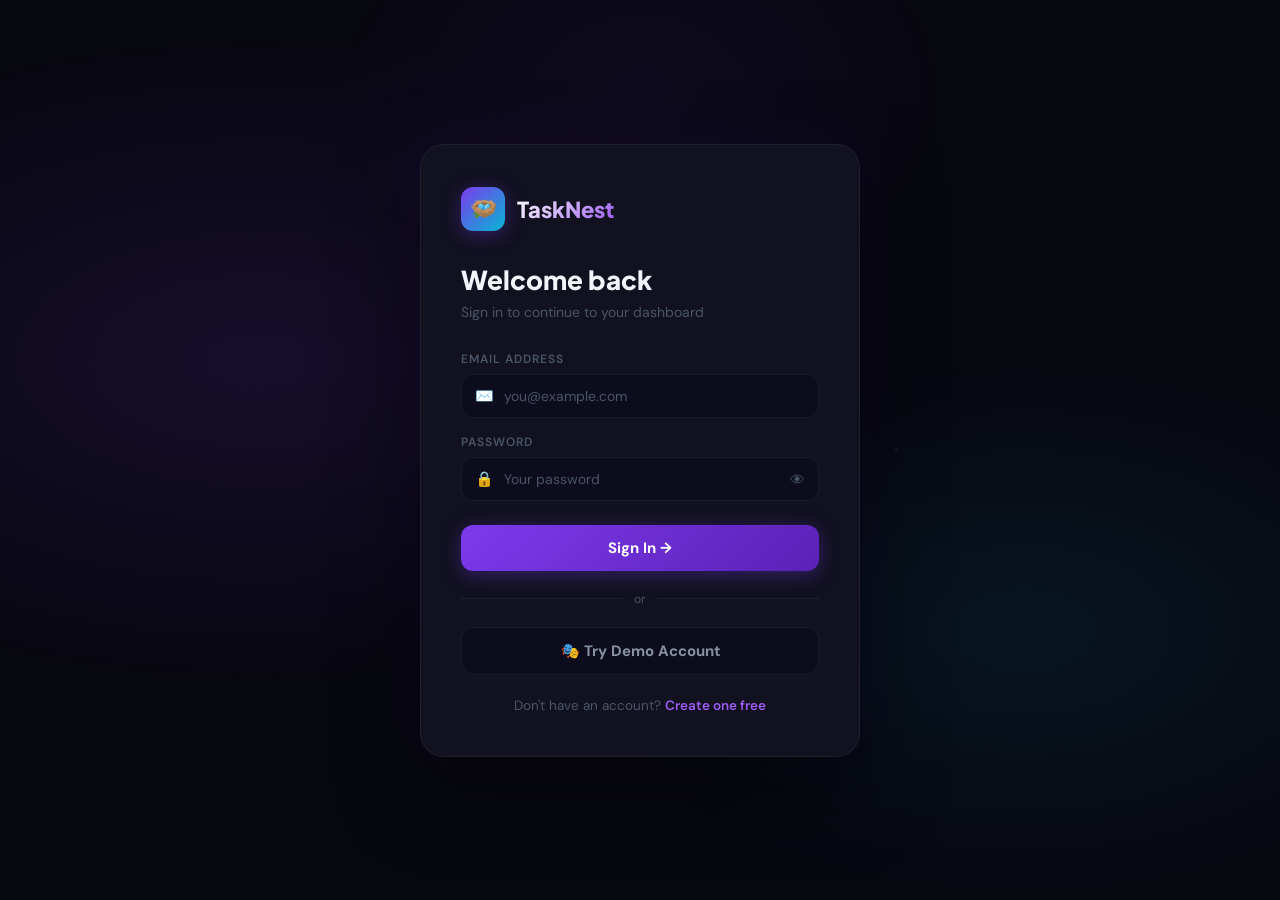
<file: login.html>
<!DOCTYPE html>
<html lang="en">
<head>
  <meta charset="UTF-8" />
  <meta name="viewport" content="width=device-width, initial-scale=1.0" />
  <title>TaskNest – Sign In</title>
  <link rel="stylesheet" href="css/auth.css" />
</head>
<body>

  <div class="auth-wrapper">
    <div class="auth-card">

      <!-- Logo -->
      <div class="auth-logo">
        <div class="auth-logo-icon">🪺</div>
        <span class="auth-logo-text">TaskNest</span>
      </div>

      <!-- Heading -->
      <h1 class="auth-title">Welcome back</h1>
      <p class="auth-subtitle">Sign in to continue to your dashboard</p>

      <!-- Email -->
      <div class="form-group">
        <label class="form-label" for="loginEmail">Email Address</label>
        <div class="input-wrap">
          <span class="input-icon">✉️</span>
          <input
            type="email"
            id="loginEmail"
            class="auth-input"
            placeholder="you@example.com"
            autocomplete="email"
          />
        </div>
        <div class="input-error" id="loginEmailError"></div>
      </div>

      <!-- Password -->
      <div class="form-group">
        <label class="form-label" for="loginPassword">Password</label>
        <div class="input-wrap">
          <span class="input-icon">🔒</span>
          <input
            type="password"
            id="loginPassword"
            class="auth-input"
            placeholder="Your password"
            autocomplete="current-password"
          />
          <button
            class="toggle-password"
            id="toggleLoginPass"
            type="button"
            onclick="togglePasswordVisibility('loginPassword', 'toggleLoginPass')"
          >👁</button>
        </div>
        <div class="input-error" id="loginPassError"></div>
      </div>

      <!-- Submit -->
      <button class="auth-btn auth-btn-primary" id="loginBtn" onclick="login()" style="margin-top:8px">
        Sign In →
      </button>

      <!-- Divider -->
      <div class="auth-divider">
        <span>or</span>
      </div>

      <!-- Demo Login -->
      <button class="auth-btn auth-btn-secondary" onclick="demoLogin()">
        🎭 Try Demo Account
      </button>

      <!-- Footer -->
      <p class="auth-footer">
        Don't have an account? <a href="signup.html">Create one free</a>
      </p>

    </div>
  </div>

  <script src="js/auth.js"></script>
  <script>
    // Demo login — creates a demo user and redirects
    function demoLogin() {
      const demo = { name: 'Demo User', email: 'demo@tasknest.app', password: 'demo123' };
      localStorage.setItem('tasknest_user', JSON.stringify(demo));
      localStorage.setItem('tasknest_logged_in', '1');

      // Seed some demo data if none exists
      if (!localStorage.getItem('tasknest_tasks')) {
        const today = new Date().toISOString().split('T')[0];
        const tomorrow = new Date(Date.now() + 86400000).toISOString().split('T')[0];
        const tasks = [
          { id: 1, text: 'Review project proposal', priority: 'High',   deadline: today,     category: 'Work',     completed: false, createdAt: new Date().toISOString() },
          { id: 2, text: 'Team standup meeting',    priority: 'Medium', deadline: today,     category: 'Work',     completed: true,  createdAt: new Date().toISOString(), completedDate: new Date().toDateString() },
          { id: 3, text: 'Buy groceries',            priority: 'Low',    deadline: tomorrow,  category: 'Personal', completed: false, createdAt: new Date().toISOString() },
          { id: 4, text: 'Read design system docs',  priority: 'Medium', deadline: tomorrow,  category: 'Learning', completed: false, createdAt: new Date().toISOString() },
          { id: 5, text: 'Submit weekly report',     priority: 'High',   deadline: today,     category: 'Work',     completed: false, createdAt: new Date().toISOString() },
        ];
        localStorage.setItem('tasknest_tasks', JSON.stringify(tasks));
      }
      if (!localStorage.getItem('tasknest_notes')) {
        const notes = [
          { id: 1, title: 'Project Ideas', content: 'Brainstorm new features for Q2. Focus on user onboarding and analytics dashboard improvements.', tags: ['work', 'ideas'], pinned: true,  createdAt: new Date().toISOString() },
          { id: 2, title: 'Reading List',  content: 'Atomic Habits, Deep Work, The Design of Everyday Things, Thinking Fast and Slow.', tags: ['books', 'learning'], pinned: false, createdAt: new Date().toISOString() },
          { id: 3, title: 'Shopping',      content: 'Milk, eggs, bread, coffee beans, avocados, pasta, olive oil.', tags: ['personal'], pinned: false, createdAt: new Date().toISOString() },
        ];
        localStorage.setItem('tasknest_notes', JSON.stringify(notes));
      }
      window.location.href = 'index.html';
    }

    // Redirect if already logged in
    if (localStorage.getItem('tasknest_logged_in')) {
      window.location.href = 'index.html';
    }
  </script>
</body>
</html>
</file>
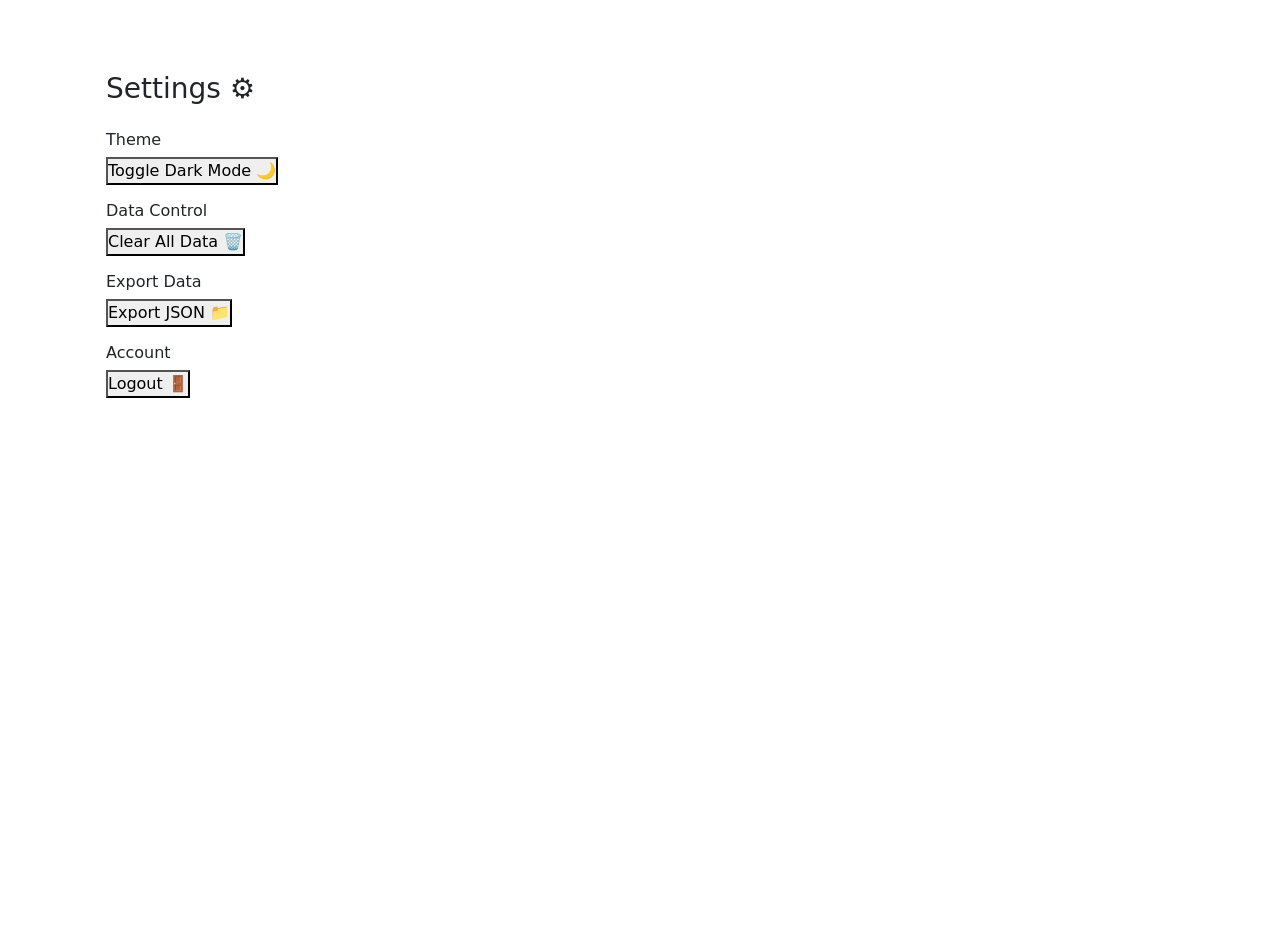
<file: settings.html>
<!DOCTYPE html>
<html lang="en">
<head>
  <meta charset="UTF-8">
  <title>TaskNest Settings</title>

  <link rel="stylesheet" href="css/dashboard.css">
  <link href="https://cdn.jsdelivr.net/npm/bootstrap@5.3.0/dist/css/bootstrap.min.css" rel="stylesheet">
</head>

<body>

<div class="container mt-5">

  <div class="neu-card p-4">

    <h3 class="mb-4">Settings ⚙️</h3>

    <!-- THEME -->
    <div class="mb-3">
      <h6>Theme</h6>
      <button class="neu-btn" onclick="toggleTheme()">Toggle Dark Mode 🌙</button>
    </div>

    <!-- CLEAR DATA -->
    <div class="mb-3">
      <h6>Data Control</h6>
      <button class="neu-btn" onclick="clearData()">Clear All Data 🗑</button>
    </div>

    <!-- EXPORT -->
    <div class="mb-3">
      <h6>Export Data</h6>
      <button class="neu-btn" onclick="exportData()">Export JSON 📁</button>
    </div>

    <!-- LOGOUT -->
    <div class="mb-3">
      <h6>Account</h6>
      <button class="neu-btn" onclick="logout()">Logout 🚪</button>
    </div>

  </div>

</div>
<div id="toastContainer" class="toast-container position-fixed bottom-0 end-0 p-3"></div>
<script src="js/settings.js"></script>
</body>
</html>
</file>
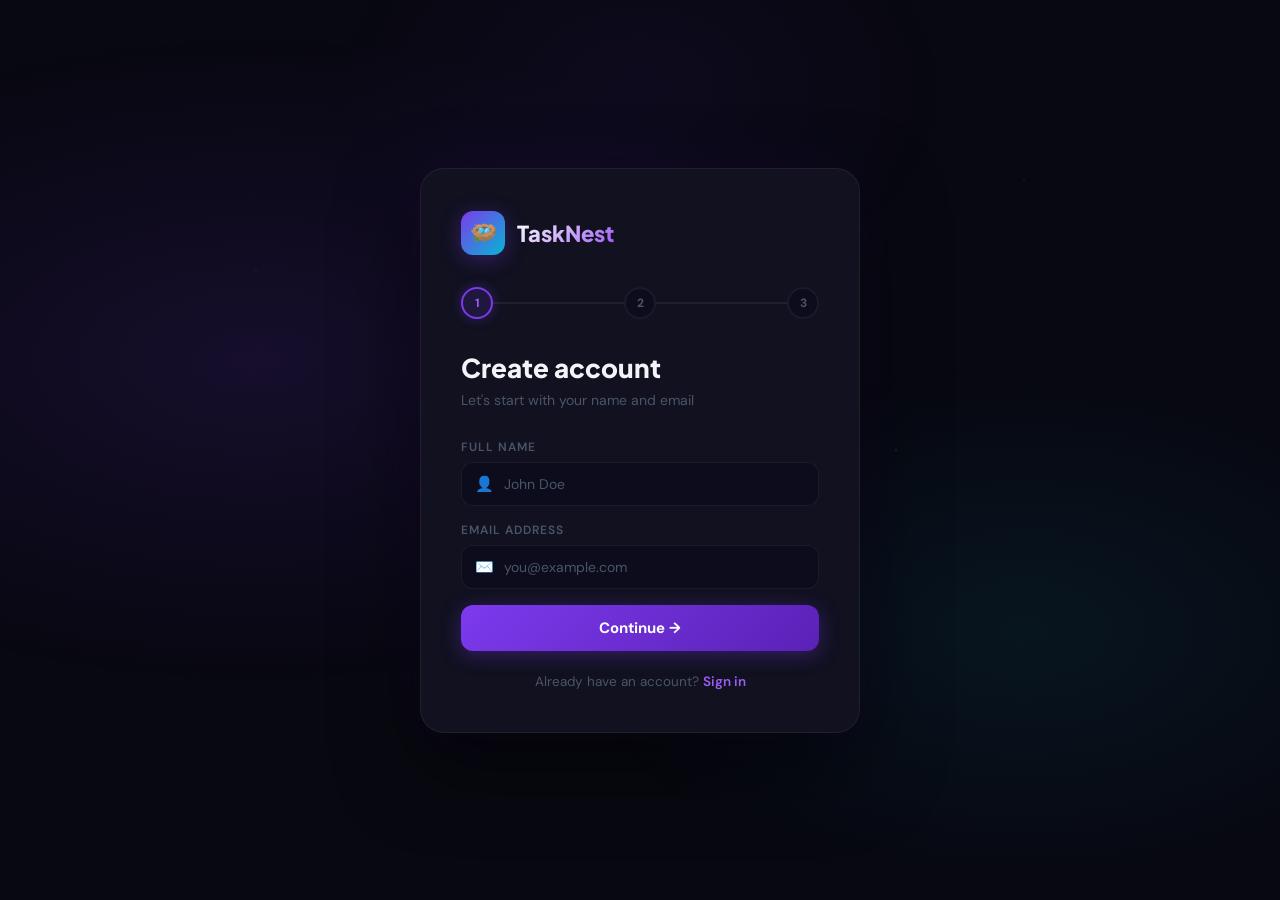
<file: signup.html>
<!DOCTYPE html>
<html lang="en">
<head>
  <meta charset="UTF-8" />
  <meta name="viewport" content="width=device-width, initial-scale=1.0" />
  <title>TaskNest – Create Account</title>
  <link rel="stylesheet" href="css/auth.css" />
</head>
<body>

  <div class="auth-wrapper">
    <div class="auth-card">

      <!-- Logo -->
      <div class="auth-logo">
        <div class="auth-logo-icon">🪺</div>
        <span class="auth-logo-text">TaskNest</span>
      </div>

      <!-- Step Progress -->
      <div class="step-progress">
        <div class="step-dot active" id="stepDot1">1</div>
        <div class="step-line" id="stepLine1"></div>
        <div class="step-dot" id="stepDot2">2</div>
        <div class="step-line" id="stepLine2"></div>
        <div class="step-dot" id="stepDot3">3</div>
      </div>

      <!-- ---- STEP 1: Identity ---- -->
      <div class="form-step active" id="step1">
        <h1 class="auth-title">Create account</h1>
        <p class="auth-subtitle">Let's start with your name and email</p>

        <div class="form-group">
          <label class="form-label" for="signupName">Full Name</label>
          <div class="input-wrap">
            <span class="input-icon">👤</span>
            <input
              type="text"
              id="signupName"
              class="auth-input"
              placeholder="John Doe"
              autocomplete="name"
            />
          </div>
          <div class="input-error" id="nameError"></div>
        </div>

        <div class="form-group">
          <label class="form-label" for="signupEmail">Email Address</label>
          <div class="input-wrap">
            <span class="input-icon">✉️</span>
            <input
              type="email"
              id="signupEmail"
              class="auth-input"
              placeholder="you@example.com"
              autocomplete="email"
            />
          </div>
          <div class="input-error" id="emailError"></div>
        </div>

        <button class="auth-btn auth-btn-primary" onclick="nextStep()">
          Continue →
        </button>
      </div>

      <!-- ---- STEP 2: Password ---- -->
      <div class="form-step" id="step2">
        <h1 class="auth-title">Set password</h1>
        <p class="auth-subtitle">Create a strong password for your account</p>

        <div class="form-group">
          <label class="form-label" for="signupPassword">Password</label>
          <div class="input-wrap">
            <span class="input-icon">🔒</span>
            <input
              type="password"
              id="signupPassword"
              class="auth-input"
              placeholder="Min. 6 characters"
              oninput="checkPasswordStrength()"
              autocomplete="new-password"
            />
            <button
              class="toggle-password"
              id="toggleSignupPass"
              type="button"
              onclick="togglePasswordVisibility('signupPassword', 'toggleSignupPass')"
            >👁</button>
          </div>
          <div class="strength-bar">
            <div class="strength-segment" id="seg1"></div>
            <div class="strength-segment" id="seg2"></div>
            <div class="strength-segment" id="seg3"></div>
          </div>
          <div class="strength-label" id="strengthLabel"></div>
          <div class="input-error" id="passError"></div>
        </div>

        <div class="form-group">
          <label class="form-label" for="signupConfirm">Confirm Password</label>
          <div class="input-wrap">
            <span class="input-icon">🔑</span>
            <input
              type="password"
              id="signupConfirm"
              class="auth-input"
              placeholder="Repeat your password"
              autocomplete="new-password"
            />
          </div>
          <div class="input-error" id="confirmError"></div>
        </div>

        <div class="auth-btn-row">
          <button class="auth-btn auth-btn-secondary" onclick="prevStep()">← Back</button>
          <button class="auth-btn auth-btn-primary"   onclick="nextStep()">Continue →</button>
        </div>
      </div>

      <!-- ---- STEP 3: Review ---- -->
      <div class="form-step" id="step3">
        <h1 class="auth-title">Look good?</h1>
        <p class="auth-subtitle">Review your details before creating your account</p>

        <div class="review-box" id="reviewBox">
          <!-- Populated by JS -->
        </div>

        <div class="auth-btn-row">
          <button class="auth-btn auth-btn-secondary" onclick="prevStep()">← Edit</button>
          <button class="auth-btn auth-btn-primary"   onclick="submitForm()">Create Account 🎉</button>
        </div>
      </div>

      <!-- Footer -->
      <p class="auth-footer">
        Already have an account? <a href="login.html">Sign in</a>
      </p>

    </div>
  </div>

  <script src="js/auth.js"></script>
  <script>
    // Redirect if already logged in
    if (localStorage.getItem('tasknest_logged_in')) {
      window.location.href = 'index.html';
    }
  </script>
</body>
</html>
</file>
<file: css/auth.css>
/* ============================================
   TaskNest - Auth Pages CSS
   ============================================ */

@import url('https://fonts.googleapis.com/css2?family=Plus+Jakarta+Sans:wght@300;400;500;600;700;800&family=DM+Sans:wght@300;400;500;600&display=swap');

:root {
  --bg-primary:     #080811;
  --bg-secondary:   #0e0e1a;
  --bg-card:        #111120;
  --bg-input:       #0c0c1c;
  --border:         rgba(124, 58, 237, 0.25);
  --border-light:   rgba(255,255,255,0.06);
  --accent:         #7c3aed;
  --accent-light:   #9d5cf5;
  --accent-glow:    rgba(124, 58, 237, 0.35);
  --cyan:           #06b6d4;
  --emerald:        #10b981;
  --rose:           #f43f5e;
  --amber:          #f59e0b;
  --text-primary:   #f1f5f9;
  --text-secondary: #8892a4;
  --text-muted:     #4a5568;
  --radius-md:      12px;
  --radius-lg:      18px;
  --radius-xl:      24px;
  --transition:     0.22s cubic-bezier(0.4,0,0.2,1);
}

* { margin: 0; padding: 0; box-sizing: border-box; }

body {
  font-family: 'DM Sans', sans-serif;
  background: var(--bg-primary);
  color: var(--text-primary);
  min-height: 100vh;
  display: flex;
  align-items: center;
  justify-content: center;
  overflow: hidden;
}

/* Animated background mesh */
body::before {
  content: '';
  position: fixed;
  inset: 0;
  background:
    radial-gradient(ellipse 80% 60% at 20% 40%, rgba(124,58,237,0.12) 0%, transparent 60%),
    radial-gradient(ellipse 60% 50% at 80% 70%, rgba(6,182,212,0.08) 0%, transparent 60%),
    radial-gradient(ellipse 40% 40% at 50% 10%, rgba(124,58,237,0.06) 0%, transparent 60%);
  pointer-events: none;
  z-index: 0;
}

/* Floating particles */
body::after {
  content: '';
  position: fixed;
  inset: 0;
  background-image:
    radial-gradient(1px 1px at 20% 30%, rgba(124,58,237,0.4) 0%, transparent 100%),
    radial-gradient(1px 1px at 80% 20%, rgba(6,182,212,0.3) 0%, transparent 100%),
    radial-gradient(1px 1px at 50% 80%, rgba(124,58,237,0.3) 0%, transparent 100%),
    radial-gradient(2px 2px at 70% 50%, rgba(255,255,255,0.1) 0%, transparent 100%);
  pointer-events: none;
  z-index: 0;
}

.auth-wrapper {
  position: relative;
  z-index: 1;
  width: 100%;
  display: flex;
  align-items: center;
  justify-content: center;
  padding: 24px;
  min-height: 100vh;
}

/* ---- Auth Card ---- */
.auth-card {
  background: var(--bg-card);
  border: 1px solid var(--border-light);
  border-radius: var(--radius-xl);
  padding: 42px 40px;
  width: 100%;
  max-width: 440px;
  box-shadow: 0 32px 80px rgba(0,0,0,0.6), 0 0 60px rgba(124,58,237,0.08);
  animation: authIn 0.5s cubic-bezier(0.16, 1, 0.3, 1);
}

@keyframes authIn {
  from { opacity: 0; transform: translateY(24px) scale(0.97); }
  to   { opacity: 1; transform: translateY(0) scale(1); }
}

/* ---- Logo ---- */
.auth-logo {
  display: flex;
  align-items: center;
  gap: 12px;
  margin-bottom: 32px;
}

.auth-logo-icon {
  width: 44px;
  height: 44px;
  background: linear-gradient(135deg, var(--accent), var(--cyan));
  border-radius: 12px;
  display: flex;
  align-items: center;
  justify-content: center;
  font-size: 22px;
  box-shadow: 0 4px 20px var(--accent-glow);
}

.auth-logo-text {
  font-family: 'Plus Jakarta Sans', sans-serif;
  font-weight: 800;
  font-size: 22px;
  background: linear-gradient(135deg, #fff 0%, var(--accent-light) 100%);
  -webkit-background-clip: text;
  -webkit-text-fill-color: transparent;
  background-clip: text;
}

/* ---- Headings ---- */
.auth-title {
  font-family: 'Plus Jakarta Sans', sans-serif;
  font-size: 26px;
  font-weight: 800;
  color: var(--text-primary);
  margin-bottom: 6px;
}

.auth-subtitle {
  font-size: 14px;
  color: var(--text-muted);
  margin-bottom: 28px;
  line-height: 1.5;
}

/* ---- Inputs ---- */
.form-group {
  margin-bottom: 16px;
}

.form-label {
  display: block;
  font-size: 12px;
  font-weight: 600;
  text-transform: uppercase;
  letter-spacing: 0.08em;
  color: var(--text-muted);
  margin-bottom: 7px;
}

.input-wrap {
  position: relative;
}

.input-icon {
  position: absolute;
  left: 14px;
  top: 50%;
  transform: translateY(-50%);
  font-size: 15px;
  color: var(--text-muted);
  pointer-events: none;
}

.auth-input {
  width: 100%;
  background: var(--bg-input);
  border: 1px solid var(--border-light);
  border-radius: var(--radius-md);
  padding: 12px 14px 12px 42px;
  font-family: 'DM Sans', sans-serif;
  font-size: 14px;
  color: var(--text-primary);
  outline: none;
  transition: all var(--transition);
}

.auth-input:focus {
  border-color: var(--accent);
  box-shadow: 0 0 0 3px var(--accent-glow);
  background: var(--bg-secondary);
}

.auth-input::placeholder { color: var(--text-muted); }

.toggle-password {
  position: absolute;
  right: 14px;
  top: 50%;
  transform: translateY(-50%);
  background: none;
  border: none;
  color: var(--text-muted);
  cursor: pointer;
  font-size: 15px;
  transition: color var(--transition);
}

.toggle-password:hover { color: var(--text-secondary); }

/* Error message */
.input-error {
  font-size: 12px;
  color: var(--rose);
  margin-top: 5px;
  display: none;
}

.input-error.show { display: block; }

/* ---- Password Strength ---- */
.strength-bar {
  display: flex;
  gap: 4px;
  margin-top: 8px;
}

.strength-segment {
  height: 3px;
  flex: 1;
  border-radius: 3px;
  background: var(--border-light);
  transition: background 0.3s ease;
}

.strength-segment.filled.weak   { background: var(--rose); }
.strength-segment.filled.fair   { background: var(--amber); }
.strength-segment.filled.strong { background: var(--emerald); }

.strength-label {
  font-size: 11px;
  margin-top: 5px;
}

.strength-label.weak   { color: var(--rose); }
.strength-label.fair   { color: var(--amber); }
.strength-label.strong { color: var(--emerald); }

/* ---- Progress steps ---- */
.step-progress {
  display: flex;
  align-items: center;
  gap: 0;
  margin-bottom: 32px;
}

.step-dot {
  width: 32px;
  height: 32px;
  border-radius: 50%;
  border: 2px solid var(--border-light);
  background: var(--bg-input);
  display: flex;
  align-items: center;
  justify-content: center;
  font-size: 12px;
  font-weight: 700;
  color: var(--text-muted);
  transition: all var(--transition);
  flex-shrink: 0;
}

.step-dot.active {
  border-color: var(--accent);
  background: rgba(124,58,237,0.15);
  color: var(--accent-light);
  box-shadow: 0 0 12px var(--accent-glow);
}

.step-dot.done {
  border-color: var(--emerald);
  background: rgba(16,185,129,0.15);
  color: var(--emerald);
}

.step-line {
  flex: 1;
  height: 2px;
  background: var(--border-light);
  transition: background var(--transition);
}

.step-line.done { background: var(--accent); }

/* ---- Form steps ---- */
.form-step {
  display: none;
  animation: stepIn 0.3s ease;
}

.form-step.active { display: block; }

@keyframes stepIn {
  from { opacity: 0; transform: translateX(12px); }
  to   { opacity: 1; transform: translateX(0); }
}

/* ---- Buttons ---- */
.auth-btn {
  width: 100%;
  padding: 13px;
  border-radius: var(--radius-md);
  border: none;
  font-family: 'DM Sans', sans-serif;
  font-size: 15px;
  font-weight: 700;
  cursor: pointer;
  transition: all var(--transition);
  outline: none;
}

.auth-btn-primary {
  background: linear-gradient(135deg, var(--accent), #5b21b6);
  color: white;
  box-shadow: 0 4px 20px var(--accent-glow);
}

.auth-btn-primary:hover {
  transform: translateY(-1px);
  box-shadow: 0 8px 28px var(--accent-glow);
}

.auth-btn-secondary {
  background: var(--bg-input);
  color: var(--text-secondary);
  border: 1px solid var(--border-light);
}

.auth-btn-secondary:hover {
  background: var(--bg-secondary);
  color: var(--text-primary);
}

.auth-btn-row {
  display: flex;
  gap: 10px;
}

.auth-btn-row .auth-btn { flex: 1; }

/* ---- Footer link ---- */
.auth-footer {
  text-align: center;
  margin-top: 22px;
  font-size: 13.5px;
  color: var(--text-muted);
}

.auth-footer a {
  color: var(--accent-light);
  text-decoration: none;
  font-weight: 600;
  transition: color var(--transition);
}

.auth-footer a:hover { color: white; }

/* ---- Review box ---- */
.review-box {
  background: var(--bg-input);
  border: 1px solid var(--border-light);
  border-radius: var(--radius-md);
  padding: 18px;
  margin-bottom: 20px;
}

.review-row {
  display: flex;
  justify-content: space-between;
  padding: 8px 0;
  font-size: 13.5px;
  border-bottom: 1px solid var(--border-light);
}

.review-row:last-child { border-bottom: none; }

.review-row .key {
  color: var(--text-muted);
  font-weight: 500;
}

.review-row .val {
  color: var(--text-primary);
  font-weight: 600;
}

/* ---- Divider ---- */
.auth-divider {
  display: flex;
  align-items: center;
  gap: 12px;
  margin: 20px 0;
}

.auth-divider span {
  font-size: 12px;
  color: var(--text-muted);
}

.auth-divider::before,
.auth-divider::after {
  content: '';
  flex: 1;
  height: 1px;
  background: var(--border-light);
}
</file>
<file: css/dashboard.css>
/* ============================================
   TaskNest - Premium Dark Dashboard
   Design: Luxury Dark / Electric Violet
   ============================================ */

@import url('https://fonts.googleapis.com/css2?family=Plus+Jakarta+Sans:wght@300;400;500;600;700;800&family=DM+Sans:wght@300;400;500;600&display=swap');

:root {
  --bg-primary:     #080811;
  --bg-secondary:   #0e0e1a;
  --bg-card:        #111120;
  --bg-card-hover:  #161628;
  --bg-input:       #0c0c1c;
  --border:         rgba(124, 58, 237, 0.15);
  --border-light:   rgba(255,255,255,0.06);

  --accent:         #7c3aed;
  --accent-light:   #9d5cf5;
  --accent-glow:    rgba(124, 58, 237, 0.35);
  --cyan:           #06b6d4;
  --cyan-glow:      rgba(6, 182, 212, 0.25);
  --emerald:        #10b981;
  --amber:          #f59e0b;
  --rose:           #f43f5e;

  --text-primary:   #f1f5f9;
  --text-secondary: #8892a4;
  --text-muted:     #4a5568;

  --sidebar-width:  260px;
  --sidebar-collapsed: 72px;
  --navbar-height:  68px;

  --radius-sm:  6px;
  --radius-md:  12px;
  --radius-lg:  18px;
  --radius-xl:  24px;

  --shadow-card: 0 4px 24px rgba(0,0,0,0.4);
  --shadow-glow: 0 0 30px rgba(124, 58, 237, 0.2);
  --transition: 0.22s cubic-bezier(0.4,0,0.2,1);
}

/* ---- Light Theme ---- */
body.light-theme {
  --bg-primary:     #f0f2ff;
  --bg-secondary:   #e8eaf6;
  --bg-card:        #ffffff;
  --bg-card-hover:  #f5f3ff;
  --bg-input:       #f0f2ff;
  --border:         rgba(124, 58, 237, 0.2);
  --border-light:   rgba(0,0,0,0.08);
  --text-primary:   #1a1a2e;
  --text-secondary: #4a5568;
  --text-muted:     #9ca3af;
  --shadow-card: 0 4px 24px rgba(124,58,237,0.08);
}

* {
  margin: 0;
  padding: 0;
  box-sizing: border-box;
}

html { scroll-behavior: smooth; }

body {
  font-family: 'DM Sans', sans-serif;
  background: var(--bg-primary);
  color: var(--text-primary);
  min-height: 100vh;
  overflow-x: hidden;
  transition: background var(--transition), color var(--transition);
}

/* ============ SCROLLBAR ============ */
::-webkit-scrollbar { width: 5px; height: 5px; }
::-webkit-scrollbar-track { background: var(--bg-primary); }
::-webkit-scrollbar-thumb { background: var(--accent); border-radius: 10px; }

/* ============ LAYOUT ============ */
.app-wrapper {
  display: flex;
  min-height: 100vh;
}

/* ============ SIDEBAR ============ */
.sidebar {
  width: var(--sidebar-width);
  background: var(--bg-secondary);
  border-right: 1px solid var(--border-light);
  height: 100vh;
  position: fixed;
  top: 0;
  left: 0;
  z-index: 100;
  display: flex;
  flex-direction: column;
  transition: width var(--transition);
  overflow: hidden;
}

.sidebar.collapsed {
  width: var(--sidebar-collapsed);
}

.sidebar-logo {
  display: flex;
  align-items: center;
  gap: 12px;
  padding: 22px 20px;
  border-bottom: 1px solid var(--border-light);
  min-height: var(--navbar-height);
  white-space: nowrap;
}

.sidebar-logo .logo-icon {
  width: 36px;
  height: 36px;
  background: linear-gradient(135deg, var(--accent), var(--cyan));
  border-radius: 10px;
  display: flex;
  align-items: center;
  justify-content: center;
  font-size: 18px;
  flex-shrink: 0;
  box-shadow: 0 4px 16px var(--accent-glow);
}

.sidebar-logo .logo-text {
  font-family: 'Plus Jakarta Sans', sans-serif;
  font-weight: 800;
  font-size: 20px;
  background: linear-gradient(135deg, #fff 0%, var(--accent-light) 100%);
  -webkit-background-clip: text;
  -webkit-text-fill-color: transparent;
  background-clip: text;
  opacity: 1;
  transition: opacity var(--transition);
}

.sidebar.collapsed .logo-text,
.sidebar.collapsed .nav-label,
.sidebar.collapsed .sidebar-section-title,
.sidebar.collapsed .user-info {
  opacity: 0;
  pointer-events: none;
  width: 0;
  overflow: hidden;
}

.sidebar-nav {
  padding: 16px 12px;
  flex: 1;
  overflow-y: auto;
  overflow-x: hidden;
}

.sidebar-section-title {
  font-size: 10px;
  font-weight: 700;
  letter-spacing: 0.12em;
  text-transform: uppercase;
  color: var(--text-muted);
  padding: 8px 8px 4px;
  white-space: nowrap;
  transition: opacity var(--transition);
}

.nav-item {
  display: flex;
  align-items: center;
  gap: 12px;
  padding: 11px 12px;
  border-radius: var(--radius-md);
  cursor: pointer;
  transition: all var(--transition);
  white-space: nowrap;
  position: relative;
  margin-bottom: 2px;
  text-decoration: none;
  color: var(--text-secondary);
}

.nav-item:hover {
  background: var(--bg-card-hover);
  color: var(--text-primary);
}

.nav-item.active {
  background: linear-gradient(135deg, rgba(124,58,237,0.2), rgba(6,182,212,0.1));
  color: var(--accent-light);
  border: 1px solid rgba(124,58,237,0.25);
}

.nav-item.active::before {
  content: '';
  position: absolute;
  left: 0;
  top: 50%;
  transform: translateY(-50%);
  width: 3px;
  height: 60%;
  background: var(--accent);
  border-radius: 0 3px 3px 0;
}

.nav-icon {
  font-size: 18px;
  flex-shrink: 0;
  width: 24px;
  text-align: center;
}

.nav-label {
  font-size: 14px;
  font-weight: 500;
  transition: opacity var(--transition);
}

.nav-badge {
  margin-left: auto;
  background: var(--accent);
  color: white;
  font-size: 10px;
  font-weight: 700;
  padding: 2px 7px;
  border-radius: 20px;
  min-width: 20px;
  text-align: center;
}

.sidebar-user {
  padding: 16px;
  border-top: 1px solid var(--border-light);
  display: flex;
  align-items: center;
  gap: 12px;
  white-space: nowrap;
}

.user-avatar {
  width: 38px;
  height: 38px;
  border-radius: 50%;
  background: linear-gradient(135deg, var(--accent), var(--cyan));
  display: flex;
  align-items: center;
  justify-content: center;
  font-weight: 700;
  font-size: 14px;
  flex-shrink: 0;
  color: white;
}

.user-info {
  transition: opacity var(--transition);
}

.user-name {
  font-size: 13px;
  font-weight: 600;
  color: var(--text-primary);
}

.user-role {
  font-size: 11px;
  color: var(--text-muted);
}

/* ============ MAIN CONTENT ============ */
.main-content {
  margin-left: var(--sidebar-width);
  flex: 1;
  min-height: 100vh;
  transition: margin-left var(--transition);
  display: flex;
  flex-direction: column;
}

.main-content.expanded {
  margin-left: var(--sidebar-collapsed);
}

/* ============ NAVBAR ============ */
.topbar {
  height: var(--navbar-height);
  background: var(--bg-secondary);
  border-bottom: 1px solid var(--border-light);
  display: flex;
  align-items: center;
  padding: 0 28px;
  gap: 16px;
  position: sticky;
  top: 0;
  z-index: 50;
  backdrop-filter: blur(20px);
}

.topbar-toggle {
  width: 38px;
  height: 38px;
  border-radius: var(--radius-sm);
  background: var(--bg-card);
  border: 1px solid var(--border-light);
  color: var(--text-secondary);
  cursor: pointer;
  display: flex;
  align-items: center;
  justify-content: center;
  font-size: 16px;
  transition: all var(--transition);
}

.topbar-toggle:hover {
  background: var(--bg-card-hover);
  color: var(--text-primary);
  border-color: var(--border);
}

.topbar-search {
  flex: 1;
  max-width: 420px;
  position: relative;
}

.topbar-search input {
  width: 100%;
  background: var(--bg-card);
  border: 1px solid var(--border-light);
  border-radius: var(--radius-md);
  padding: 10px 16px 10px 42px;
  font-family: 'DM Sans', sans-serif;
  font-size: 13.5px;
  color: var(--text-primary);
  transition: all var(--transition);
  outline: none;
}

.topbar-search input:focus {
  border-color: var(--accent);
  box-shadow: 0 0 0 3px var(--accent-glow);
  background: var(--bg-input);
}

.topbar-search input::placeholder { color: var(--text-muted); }

.topbar-search-icon {
  position: absolute;
  left: 14px;
  top: 50%;
  transform: translateY(-50%);
  color: var(--text-muted);
  font-size: 14px;
}

.search-results-dropdown {
  position: absolute;
  top: calc(100% + 6px);
  left: 0;
  right: 0;
  background: var(--bg-card);
  border: 1px solid var(--border);
  border-radius: var(--radius-md);
  box-shadow: var(--shadow-card);
  z-index: 200;
  display: none;
  max-height: 320px;
  overflow-y: auto;
}

.search-results-dropdown.show { display: block; }

.search-result-item {
  display: flex;
  align-items: center;
  gap: 12px;
  padding: 12px 16px;
  cursor: pointer;
  transition: background var(--transition);
  border-bottom: 1px solid var(--border-light);
}

.search-result-item:last-child { border-bottom: none; }
.search-result-item:hover { background: var(--bg-card-hover); }

.search-result-type {
  font-size: 10px;
  font-weight: 700;
  padding: 2px 8px;
  border-radius: 20px;
  text-transform: uppercase;
}

.search-result-type.task { background: rgba(124,58,237,0.2); color: var(--accent-light); }
.search-result-type.note { background: rgba(6,182,212,0.2); color: var(--cyan); }

.topbar-right {
  margin-left: auto;
  display: flex;
  align-items: center;
  gap: 10px;
}

.topbar-btn {
  width: 38px;
  height: 38px;
  border-radius: var(--radius-sm);
  background: var(--bg-card);
  border: 1px solid var(--border-light);
  color: var(--text-secondary);
  cursor: pointer;
  display: flex;
  align-items: center;
  justify-content: center;
  font-size: 16px;
  transition: all var(--transition);
}

.topbar-btn:hover {
  background: var(--accent);
  color: white;
  border-color: var(--accent);
  box-shadow: 0 0 16px var(--accent-glow);
}

.topbar-greeting {
  font-size: 14px;
  font-weight: 500;
  color: var(--text-secondary);
}

.topbar-greeting strong {
  color: var(--text-primary);
  font-weight: 700;
}

/* ============ PAGE CONTENT ============ */
.page-content {
  padding: 28px;
  display: none;
  animation: fadeInUp 0.3s ease;
}

.page-content.active { display: block; }

@keyframes fadeInUp {
  from { opacity: 0; transform: translateY(12px); }
  to   { opacity: 1; transform: translateY(0); }
}

/* ============ SECTION HEADER ============ */
.section-header {
  display: flex;
  align-items: center;
  justify-content: space-between;
  margin-bottom: 24px;
}

.section-title {
  font-family: 'Plus Jakarta Sans', sans-serif;
  font-size: 22px;
  font-weight: 800;
  color: var(--text-primary);
}

.section-subtitle {
  font-size: 13px;
  color: var(--text-muted);
  margin-top: 2px;
}

/* ============ CARDS ============ */
.card {
  background: var(--bg-card);
  border: 1px solid var(--border-light);
  border-radius: var(--radius-lg);
  box-shadow: var(--shadow-card);
  transition: all var(--transition);
}

.card:hover {
  border-color: var(--border);
  box-shadow: var(--shadow-card), var(--shadow-glow);
}

.card-header {
  padding: 20px 22px 0;
  display: flex;
  align-items: center;
  justify-content: space-between;
}

.card-title {
  font-family: 'Plus Jakarta Sans', sans-serif;
  font-size: 15px;
  font-weight: 700;
  color: var(--text-primary);
}

.card-body { padding: 20px 22px; }

/* ============ STAT CARDS ============ */
.stat-card {
  background: var(--bg-card);
  border: 1px solid var(--border-light);
  border-radius: var(--radius-lg);
  padding: 22px;
  position: relative;
  overflow: hidden;
  transition: all var(--transition);
}

.stat-card:hover {
  transform: translateY(-2px);
  border-color: var(--border);
}

.stat-card::before {
  content: '';
  position: absolute;
  top: 0; right: 0;
  width: 100px;
  height: 100px;
  border-radius: 50%;
  opacity: 0.08;
  transform: translate(30px, -30px);
}

.stat-card.purple::before  { background: var(--accent); }
.stat-card.cyan::before    { background: var(--cyan); }
.stat-card.emerald::before { background: var(--emerald); }
.stat-card.amber::before   { background: var(--amber); }

.stat-icon {
  width: 44px;
  height: 44px;
  border-radius: 12px;
  display: flex;
  align-items: center;
  justify-content: center;
  font-size: 20px;
  margin-bottom: 14px;
}

.stat-icon.purple  { background: rgba(124,58,237,0.15); }
.stat-icon.cyan    { background: rgba(6,182,212,0.15); }
.stat-icon.emerald { background: rgba(16,185,129,0.15); }
.stat-icon.amber   { background: rgba(245,158,11,0.15); }

.stat-value {
  font-family: 'Plus Jakarta Sans', sans-serif;
  font-size: 32px;
  font-weight: 800;
  color: var(--text-primary);
  line-height: 1;
  margin-bottom: 4px;
}

.stat-label {
  font-size: 13px;
  color: var(--text-muted);
}

.stat-trend {
  position: absolute;
  top: 22px;
  right: 22px;
  font-size: 12px;
  font-weight: 600;
  display: flex;
  align-items: center;
  gap: 3px;
}

.stat-trend.up   { color: var(--emerald); }
.stat-trend.down { color: var(--rose); }

/* ============ PROGRESS RING ============ */
.progress-ring-container {
  display: flex;
  flex-direction: column;
  align-items: center;
  justify-content: center;
  padding: 8px 0;
}

.progress-ring {
  position: relative;
  width: 120px;
  height: 120px;
}

.progress-ring svg {
  transform: rotate(-90deg);
}

.progress-ring circle.track {
  fill: none;
  stroke: var(--bg-secondary);
  stroke-width: 10;
}

.progress-ring circle.fill {
  fill: none;
  stroke: url(#progressGrad);
  stroke-width: 10;
  stroke-linecap: round;
  transition: stroke-dashoffset 0.6s ease;
}

.progress-ring-text {
  position: absolute;
  top: 50%;
  left: 50%;
  transform: translate(-50%, -50%);
  text-align: center;
}

.progress-ring-pct {
  font-family: 'Plus Jakarta Sans', sans-serif;
  font-size: 24px;
  font-weight: 800;
  color: var(--text-primary);
}

.progress-ring-label {
  font-size: 10px;
  color: var(--text-muted);
  font-weight: 500;
}

/* ============ INPUT ============ */
.input {
  background: var(--bg-input);
  border: 1px solid var(--border-light);
  border-radius: var(--radius-md);
  padding: 10px 14px;
  font-family: 'DM Sans', sans-serif;
  font-size: 13.5px;
  color: var(--text-primary);
  width: 100%;
  transition: all var(--transition);
  outline: none;
}

.input:focus {
  border-color: var(--accent);
  box-shadow: 0 0 0 3px var(--accent-glow);
  background: var(--bg-card);
}

.input::placeholder { color: var(--text-muted); }

textarea.input { resize: vertical; min-height: 80px; }

select.input {
  cursor: pointer;
  appearance: none;
  background-image: url("data:image/svg+xml,%3Csvg xmlns='http://www.w3.org/2000/svg' width='12' height='12' viewBox='0 0 24 24' fill='none' stroke='%238892a4' stroke-width='2'%3E%3Cpath d='M6 9l6 6 6-6'/%3E%3C/svg%3E");
  background-repeat: no-repeat;
  background-position: right 12px center;
  padding-right: 36px;
}

/* ============ BUTTONS ============ */
.btn {
  display: inline-flex;
  align-items: center;
  justify-content: center;
  gap: 8px;
  padding: 10px 18px;
  border-radius: var(--radius-md);
  font-family: 'DM Sans', sans-serif;
  font-size: 13.5px;
  font-weight: 600;
  cursor: pointer;
  border: none;
  outline: none;
  transition: all var(--transition);
  white-space: nowrap;
}

.btn-primary {
  background: linear-gradient(135deg, var(--accent), #5b21b6);
  color: white;
  box-shadow: 0 4px 16px var(--accent-glow);
}

.btn-primary:hover {
  transform: translateY(-1px);
  box-shadow: 0 6px 24px var(--accent-glow);
}

.btn-secondary {
  background: var(--bg-card);
  color: var(--text-secondary);
  border: 1px solid var(--border-light);
}

.btn-secondary:hover {
  background: var(--bg-card-hover);
  color: var(--text-primary);
  border-color: var(--border);
}

.btn-ghost {
  background: transparent;
  color: var(--text-muted);
  padding: 6px 10px;
}

.btn-ghost:hover { background: var(--bg-card-hover); color: var(--text-secondary); }

.btn-danger {
  background: rgba(244,63,94,0.15);
  color: var(--rose);
  border: 1px solid rgba(244,63,94,0.25);
}

.btn-danger:hover { background: rgba(244,63,94,0.25); }

.btn-icon {
  width: 34px;
  height: 34px;
  padding: 0;
  border-radius: var(--radius-sm);
}

.btn-sm { padding: 7px 13px; font-size: 12px; }
.btn-full { width: 100%; }

/* ============ FILTER PILLS ============ */
.filter-pills {
  display: flex;
  gap: 6px;
  flex-wrap: wrap;
}

.pill {
  padding: 6px 14px;
  border-radius: 20px;
  font-size: 12px;
  font-weight: 600;
  cursor: pointer;
  border: 1px solid var(--border-light);
  background: var(--bg-card);
  color: var(--text-secondary);
  transition: all var(--transition);
}

.pill.active, .pill:hover {
  background: rgba(124,58,237,0.15);
  color: var(--accent-light);
  border-color: rgba(124,58,237,0.35);
}

/* ============ TASK ITEMS ============ */
.task-list {
  list-style: none;
  display: flex;
  flex-direction: column;
  gap: 8px;
}

.task-item {
  display: flex;
  align-items: center;
  gap: 12px;
  padding: 13px 16px;
  background: var(--bg-secondary);
  border: 1px solid var(--border-light);
  border-radius: var(--radius-md);
  transition: all var(--transition);
  animation: slideIn 0.2s ease;
}

@keyframes slideIn {
  from { opacity: 0; transform: translateX(-8px); }
  to   { opacity: 1; transform: translateX(0); }
}

.task-item:hover {
  background: var(--bg-card-hover);
  border-color: var(--border);
}

.task-item.completed {
  opacity: 0.55;
}

.task-item.completed .task-text {
  text-decoration: line-through;
  color: var(--text-muted);
}

.task-check {
  width: 20px;
  height: 20px;
  border-radius: 50%;
  border: 2px solid var(--border);
  cursor: pointer;
  flex-shrink: 0;
  display: flex;
  align-items: center;
  justify-content: center;
  transition: all var(--transition);
  background: transparent;
  font-size: 11px;
  color: transparent;
}

.task-check:hover { border-color: var(--accent); }

.task-item.completed .task-check {
  background: var(--accent);
  border-color: var(--accent);
  color: white;
}

.task-text {
  flex: 1;
  font-size: 14px;
  color: var(--text-primary);
  font-weight: 500;
}

.task-meta {
  display: flex;
  align-items: center;
  gap: 8px;
  flex-shrink: 0;
}

.priority-badge {
  padding: 3px 9px;
  border-radius: 20px;
  font-size: 10px;
  font-weight: 700;
  text-transform: uppercase;
  letter-spacing: 0.05em;
}

.priority-badge.high   { background: rgba(244,63,94,0.15);  color: var(--rose); }
.priority-badge.medium { background: rgba(245,158,11,0.15); color: var(--amber); }
.priority-badge.low    { background: rgba(16,185,129,0.15); color: var(--emerald); }

.task-date {
  font-size: 11px;
  color: var(--text-muted);
  display: flex;
  align-items: center;
  gap: 4px;
}

.task-date.overdue { color: var(--rose); }

.task-actions {
  display: flex;
  gap: 4px;
  opacity: 0;
  transition: opacity var(--transition);
}

.task-item:hover .task-actions { opacity: 1; }

/* ============ NOTES ============ */
.notes-grid {
  display: grid;
  grid-template-columns: repeat(auto-fill, minmax(240px, 1fr));
  gap: 14px;
}

.note-card {
  background: var(--bg-secondary);
  border: 1px solid var(--border-light);
  border-radius: var(--radius-lg);
  padding: 18px;
  transition: all var(--transition);
  position: relative;
  cursor: pointer;
  animation: slideIn 0.2s ease;
}

.note-card:hover {
  transform: translateY(-2px);
  border-color: var(--border);
  box-shadow: 0 8px 24px rgba(0,0,0,0.3);
}

.note-card.pinned {
  border-color: rgba(124,58,237,0.35);
  background: linear-gradient(135deg, rgba(124,58,237,0.06), var(--bg-secondary));
}

.note-pin {
  position: absolute;
  top: 12px;
  right: 12px;
  font-size: 14px;
  color: var(--accent-light);
}

.note-title {
  font-family: 'Plus Jakarta Sans', sans-serif;
  font-size: 14px;
  font-weight: 700;
  color: var(--text-primary);
  margin-bottom: 8px;
}

.note-content {
  font-size: 13px;
  color: var(--text-secondary);
  line-height: 1.6;
  overflow: hidden;
  display: -webkit-box;
  -webkit-line-clamp: 3;
  line-clamp: 3;
  -webkit-box-orient: vertical;
}

.note-tags {
  display: flex;
  flex-wrap: wrap;
  gap: 5px;
  margin-top: 12px;
}

.note-tag {
  padding: 2px 8px;
  background: rgba(6,182,212,0.1);
  color: var(--cyan);
  border-radius: 20px;
  font-size: 10px;
  font-weight: 600;
}

.note-footer {
  display: flex;
  align-items: center;
  justify-content: space-between;
  margin-top: 12px;
  padding-top: 12px;
  border-top: 1px solid var(--border-light);
}

.note-time {
  font-size: 11px;
  color: var(--text-muted);
}

.note-actions {
  display: flex;
  gap: 4px;
  opacity: 0;
  transition: opacity var(--transition);
}

.note-card:hover .note-actions { opacity: 1; }

/* ============ CALENDAR ============ */
.calendar-nav {
  display: flex;
  align-items: center;
  justify-content: space-between;
  margin-bottom: 18px;
}

.calendar-month {
  font-family: 'Plus Jakarta Sans', sans-serif;
  font-size: 16px;
  font-weight: 700;
  color: var(--text-primary);
}

.calendar-grid-header {
  display: grid;
  grid-template-columns: repeat(7, 1fr);
  gap: 4px;
  margin-bottom: 6px;
}

.cal-day-header {
  text-align: center;
  font-size: 11px;
  font-weight: 700;
  color: var(--text-muted);
  text-transform: uppercase;
  padding: 6px 0;
}

.calendar-grid {
  display: grid;
  grid-template-columns: repeat(7, 1fr);
  gap: 4px;
}

.cal-day {
  aspect-ratio: 1;
  display: flex;
  flex-direction: column;
  align-items: center;
  justify-content: center;
  border-radius: var(--radius-sm);
  cursor: pointer;
  transition: all var(--transition);
  font-size: 13px;
  color: var(--text-secondary);
  position: relative;
  gap: 3px;
}

.cal-day:hover { background: var(--bg-card-hover); color: var(--text-primary); }
.cal-day.other-month { opacity: 0.3; }
.cal-day.today {
  background: rgba(124,58,237,0.15);
  color: var(--accent-light);
  font-weight: 700;
  border: 1px solid rgba(124,58,237,0.3);
}

.cal-day.selected {
  background: var(--accent);
  color: white;
  box-shadow: 0 4px 12px var(--accent-glow);
}

.cal-day-dots {
  display: flex;
  gap: 2px;
}

.cal-dot {
  width: 4px;
  height: 4px;
  border-radius: 50%;
  background: var(--accent-light);
}

/* ============ TODAY TASKS ============ */
.today-task-item {
  display: flex;
  align-items: center;
  gap: 10px;
  padding: 10px 0;
  border-bottom: 1px solid var(--border-light);
}

.today-task-item:last-child { border-bottom: none; }

.today-dot {
  width: 8px;
  height: 8px;
  border-radius: 50%;
  flex-shrink: 0;
}

/* ============ CHART ============ */
.chart-wrapper {
  position: relative;
  height: 220px;
}

/* ============ TOASTS ============ */
.toast-container {
  position: fixed;
  bottom: 24px;
  right: 24px;
  z-index: 9999;
  display: flex;
  flex-direction: column;
  gap: 10px;
}

.toast {
  display: flex;
  align-items: center;
  gap: 12px;
  padding: 14px 18px;
  background: var(--bg-card);
  border: 1px solid var(--border-light);
  border-radius: var(--radius-md);
  box-shadow: 0 8px 32px rgba(0,0,0,0.5);
  min-width: 280px;
  animation: toastIn 0.3s ease;
  transition: all 0.3s ease;
}

@keyframes toastIn {
  from { opacity: 0; transform: translateX(20px); }
  to   { opacity: 1; transform: translateX(0); }
}

.toast.removing {
  opacity: 0;
  transform: translateX(20px);
}

.toast-icon { font-size: 18px; }
.toast-text { font-size: 13.5px; font-weight: 500; flex: 1; }
.toast.success .toast-icon-wrap { color: var(--emerald); }
.toast.error   .toast-icon-wrap { color: var(--rose); }
.toast.info    .toast-icon-wrap { color: var(--cyan); }

.toast-close {
  background: none;
  border: none;
  color: var(--text-muted);
  cursor: pointer;
  font-size: 14px;
  padding: 2px 4px;
}

/* ============ MODAL ============ */
.modal-overlay {
  position: fixed;
  inset: 0;
  background: rgba(0,0,0,0.7);
  backdrop-filter: blur(4px);
  z-index: 500;
  display: flex;
  align-items: center;
  justify-content: center;
  opacity: 0;
  pointer-events: none;
  transition: opacity var(--transition);
}

.modal-overlay.open {
  opacity: 1;
  pointer-events: all;
}

.modal {
  background: var(--bg-card);
  border: 1px solid var(--border);
  border-radius: var(--radius-xl);
  padding: 28px;
  width: 90%;
  max-width: 480px;
  transform: scale(0.95);
  transition: transform var(--transition);
  box-shadow: 0 24px 60px rgba(0,0,0,0.6);
}

.modal-overlay.open .modal { transform: scale(1); }

.modal-header {
  display: flex;
  align-items: center;
  justify-content: space-between;
  margin-bottom: 22px;
}

.modal-title {
  font-family: 'Plus Jakarta Sans', sans-serif;
  font-size: 18px;
  font-weight: 800;
}

/* ============ EMPTY STATE ============ */
.empty-state {
  display: flex;
  flex-direction: column;
  align-items: center;
  justify-content: center;
  padding: 48px 24px;
  text-align: center;
}

.empty-icon {
  font-size: 48px;
  margin-bottom: 16px;
  opacity: 0.4;
}

.empty-title {
  font-size: 15px;
  font-weight: 700;
  color: var(--text-secondary);
  margin-bottom: 6px;
}

.empty-desc {
  font-size: 13px;
  color: var(--text-muted);
}

/* ============ LABEL ============ */
.label {
  display: block;
  font-size: 12px;
  font-weight: 600;
  color: var(--text-muted);
  text-transform: uppercase;
  letter-spacing: 0.06em;
  margin-bottom: 6px;
}

/* ============ DIVIDER ============ */
.divider {
  height: 1px;
  background: var(--border-light);
  margin: 16px 0;
}

/* ============ GRID HELPERS ============ */
.grid { display: grid; gap: 20px; }
.grid-2 { grid-template-columns: repeat(2, 1fr); }
.grid-3 { grid-template-columns: repeat(3, 1fr); }
.grid-4 { grid-template-columns: repeat(4, 1fr); }
.grid-auto { grid-template-columns: repeat(auto-fill, minmax(280px, 1fr)); }

.flex { display: flex; }
.flex-col { flex-direction: column; }
.items-center { align-items: center; }
.justify-between { justify-content: space-between; }
.gap-1 { gap: 6px; }
.gap-2 { gap: 12px; }
.gap-3 { gap: 18px; }
.mt-1 { margin-top: 8px; }
.mt-2 { margin-top: 16px; }
.mt-3 { margin-top: 24px; }
.mb-1 { margin-bottom: 8px; }
.mb-2 { margin-bottom: 16px; }
.mb-3 { margin-bottom: 24px; }

/* ============ RESPONSIVE ============ */
@media (max-width: 1024px) {
  .grid-4 { grid-template-columns: repeat(2, 1fr); }
  .grid-3 { grid-template-columns: repeat(2, 1fr); }
}

@media (max-width: 768px) {
  .sidebar {
    transform: translateX(-100%);
    width: var(--sidebar-width) !important;
  }

  .sidebar.mobile-open {
    transform: translateX(0);
  }

  .main-content,
  .main-content.expanded {
    margin-left: 0;
  }

  .topbar { padding: 0 16px; }

  .page-content { padding: 16px; }

  .grid-2,
  .grid-3,
  .grid-4 { grid-template-columns: 1fr; }

  .topbar-greeting { display: none; }
}

/* ============ SCROLLBAR THIN ============ */
.thin-scroll::-webkit-scrollbar { width: 3px; }

/* ============ BADGE ============ */
.badge {
  display: inline-flex;
  align-items: center;
  padding: 3px 9px;
  border-radius: 20px;
  font-size: 11px;
  font-weight: 700;
}

.badge-purple  { background: rgba(124,58,237,0.15); color: var(--accent-light); }
.badge-cyan    { background: rgba(6,182,212,0.15);  color: var(--cyan); }
.badge-emerald { background: rgba(16,185,129,0.15); color: var(--emerald); }

/* ============ STREAK ============ */
.streak-card {
  background: linear-gradient(135deg, rgba(245,158,11,0.1), rgba(244,63,94,0.05));
  border: 1px solid rgba(245,158,11,0.2);
  border-radius: var(--radius-lg);
  padding: 18px 22px;
  display: flex;
  align-items: center;
  gap: 16px;
}

.streak-flame {
  font-size: 36px;
  animation: flicker 1.5s ease-in-out infinite alternate;
}

@keyframes flicker {
  from { transform: scale(1) rotate(-3deg); }
  to   { transform: scale(1.05) rotate(3deg); }
}

.streak-count {
  font-family: 'Plus Jakarta Sans', sans-serif;
  font-size: 28px;
  font-weight: 800;
  color: var(--amber);
}

/* ============ SETTINGS ============ */
.settings-section {
  margin-bottom: 32px;
}

.settings-section-title {
  font-family: 'Plus Jakarta Sans', sans-serif;
  font-size: 14px;
  font-weight: 700;
  text-transform: uppercase;
  letter-spacing: 0.08em;
  color: var(--text-muted);
  margin-bottom: 14px;
  padding-bottom: 10px;
  border-bottom: 1px solid var(--border-light);
}

.settings-row {
  display: flex;
  align-items: center;
  justify-content: space-between;
  padding: 14px 18px;
  background: var(--bg-secondary);
  border: 1px solid var(--border-light);
  border-radius: var(--radius-md);
  margin-bottom: 8px;
  gap: 16px;
}

.settings-row-label {
  font-size: 14px;
  font-weight: 500;
  color: var(--text-primary);
}

.settings-row-desc {
  font-size: 12px;
  color: var(--text-muted);
  margin-top: 2px;
}

/* Toggle */
.toggle {
  width: 44px;
  height: 24px;
  background: var(--border);
  border-radius: 12px;
  position: relative;
  cursor: pointer;
  transition: background var(--transition);
  flex-shrink: 0;
  border: none;
}

.toggle.on { background: var(--accent); }

.toggle::after {
  content: '';
  position: absolute;
  width: 18px;
  height: 18px;
  background: white;
  border-radius: 50%;
  top: 3px;
  left: 3px;
  transition: transform var(--transition);
}

.toggle.on::after { transform: translateX(20px); }
</file>
